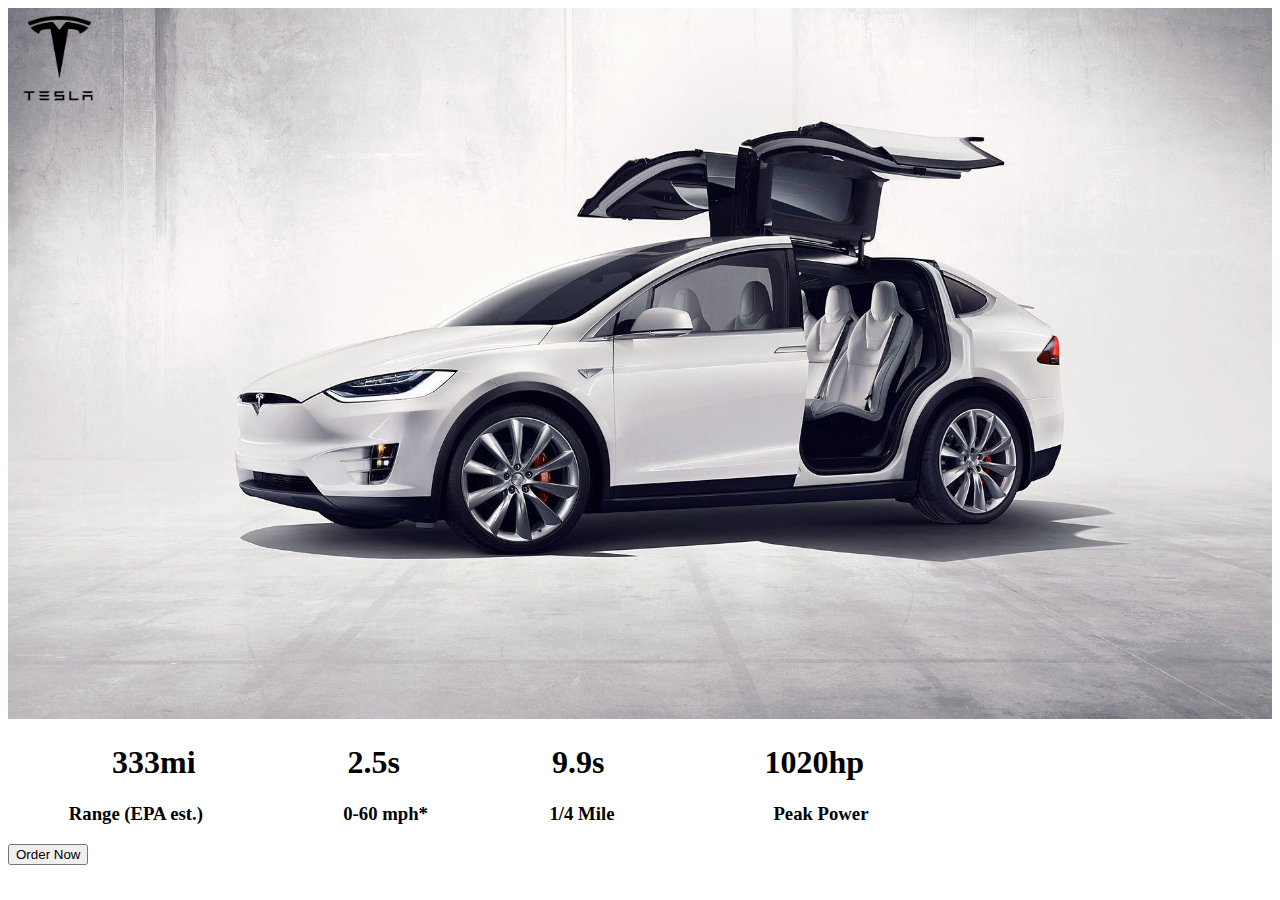
<file: ModelX(1).html>
<!DOCTYPE html>
<html lang="en">
<head>
    <meta charset="UTF-8">
    <meta http-equiv="X-UA-Compatible" content="IE=edge">
    <meta name="viewport" content="width=device-width, initial-scale=1.0">
    <title>Model-X</title>
</head>
<style>

</style>
<body>
    <img style="position: absolute; width: 100px; height: 100px;" src="image/TeslaLogo.png">
<img style="height: 100%; width: 100%;" src="image/ModelXhome.jpg"> 
<h1><pre style="font-family:'Times New Roman', Times, serif; margin-bottom: 0%; margin-top: 0%;">             333mi                   2.5s                   9.9s                    1020hp</pre></h1>  
<h3><pre style="font-family:'Times New Roman', Times, serif; margin-top: 0%; margin: bottom 0%;">             Range (EPA est.)                              0-60 mph*                          1/4 Mile                                  Peak Power</pre></h3>
<button style="position:fixed;">Order Now</button>    
</body>  
</html>
</file>
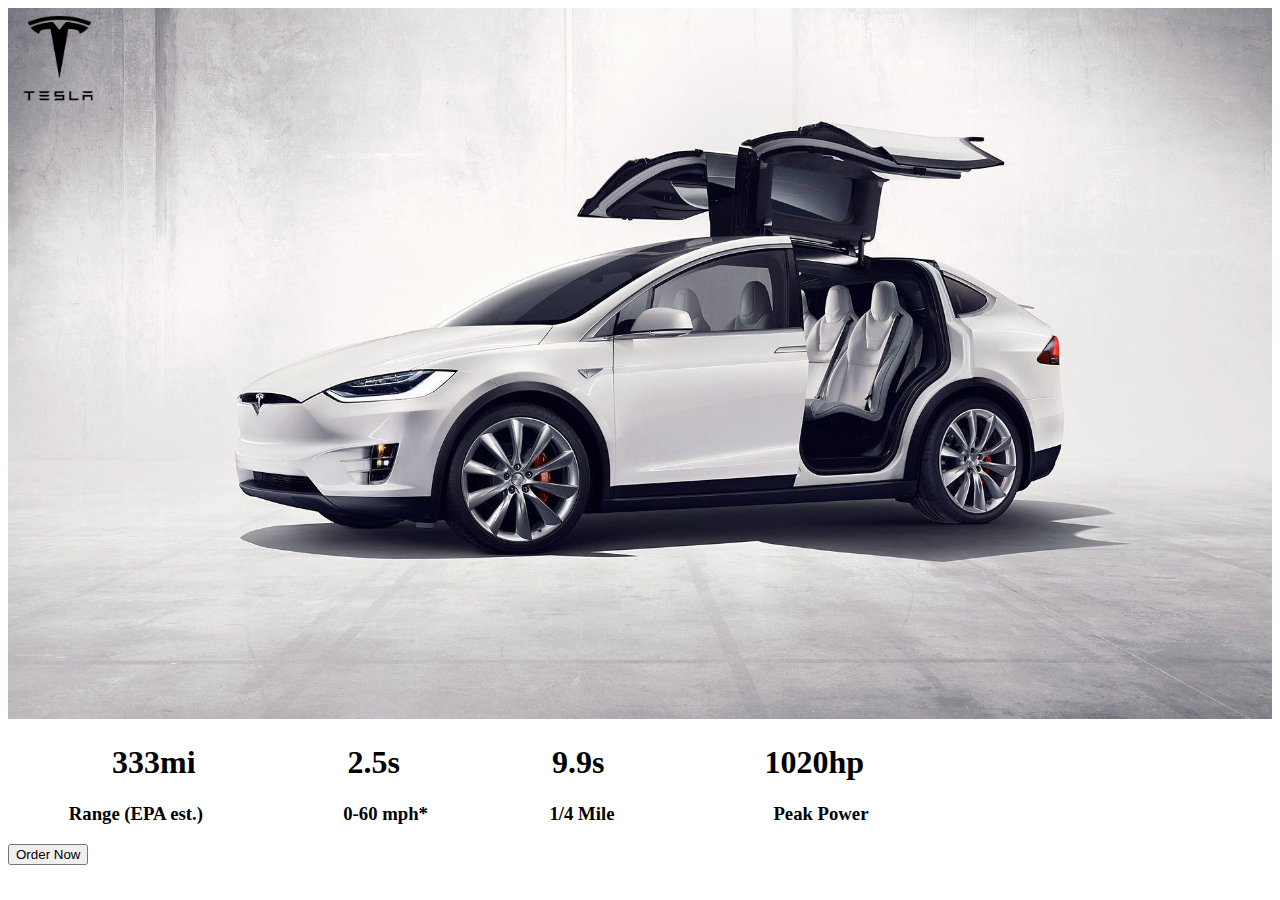
<file: ModelX1.html>
<!DOCTYPE html>
<html lang="en">
<head>
    <meta charset="UTF-8">
    <meta http-equiv="X-UA-Compatible" content="IE=edge">
    <meta name="viewport" content="width=device-width, initial-scale=1.0">
    <title>Model-X</title>
</head>
<style>

</style>
<body>
    <img style="position: absolute; width: 100px; height: 100px;" src="image/TeslaLogo.png">
<img style="height: 100%; width: 100%;" src="image/ModelXhome.jpg"> 
<h1><pre style="font-family:'Times New Roman', Times, serif; margin-bottom: 0%; margin-top: 0%;">             333mi                   2.5s                   9.9s                    1020hp</pre></h1>  
<h3><pre style="font-family:'Times New Roman', Times, serif; margin-top: 0%; margin: bottom 0%;">             Range (EPA est.)                              0-60 mph*                          1/4 Mile                                  Peak Power</pre></h3>
<button style="position:fixed;">Order Now</button>    
</body>  
</html>
</file>
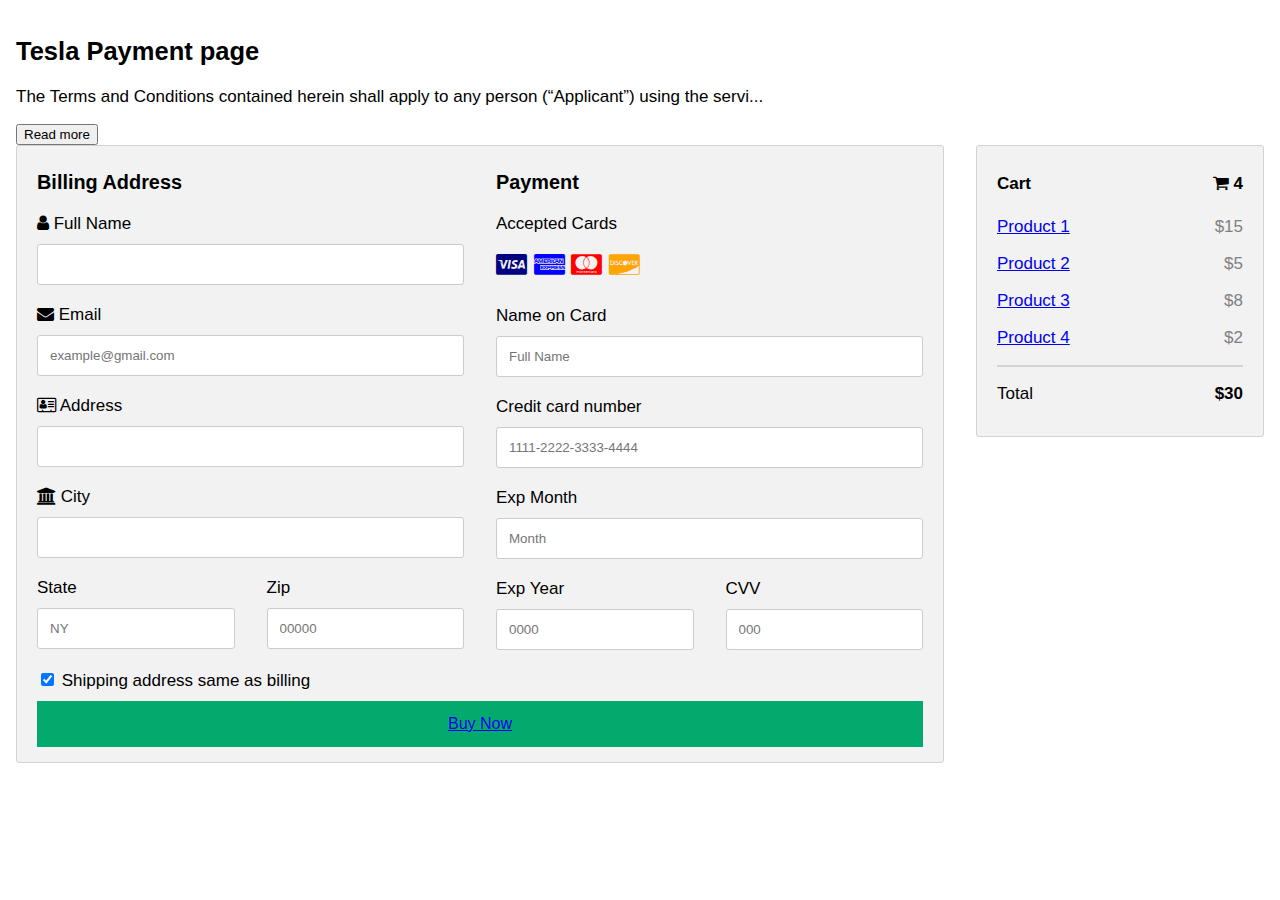
<file: model/paymet.html>
<!DOCTYPE html>
<html>

<head>
    <meta name="viewport" content="width=device-width, initial-scale=1">
    <link rel="stylesheet" href="https://cdnjs.cloudflare.com/ajax/libs/font-awesome/4.7.0/css/font-awesome.min.css">
    <style>
        #more {display: none;}
        
        body {
            font-family: Arial;
            font-size: 17px;
            padding: 8px;
        }

        * {
            box-sizing: border-box;
        }

        .row {
            display: -ms-flexbox;
            /* IE10 */
            display: flex;
            -ms-flex-wrap: wrap;
            /* IE10 */
            flex-wrap: wrap;
            margin: 0 -16px;
        }

        .col-25 {
            -ms-flex: 25%;
            /* IE10 */
            flex: 25%;
        }

        .col-50 {
            -ms-flex: 50%;
            /* IE10 */
            flex: 50%;
        }

        .col-75 {
            -ms-flex: 75%;
            /* IE10 */
            flex: 75%;
        }

        .col-25,
        .col-50,
        .col-75 {
            padding: 0 16px;
        }

        .container {
            background-color: #f2f2f2;
            padding: 5px 20px 15px 20px;
            border: 1px solid lightgrey;
            border-radius: 3px;
        }

        input[type=text] {
            width: 100%;
            margin-bottom: 20px;
            padding: 12px;
            border: 1px solid #ccc;
            border-radius: 3px;
        }

        label {
            margin-bottom: 10px;
            display: block;
        }

        .icon-container {
            margin-bottom: 20px;
            padding: 7px 0;
            font-size: 24px;
        }

        .btn {
            background-color: #04AA6D;
            color: white;
            padding: 12px;
            margin: 10px 0;
            border: none;
            width: 100%;
            border-radius: 3px;
            cursor: pointer;
            font-size: 17px;
        }

        .btn:hover {
            background-color: #45a049;
        }


        hr {
            border: 1px solid lightgrey;
        }

        span.price {
            float: right;
            color: grey;
        }

        /* Responsive layout - when the screen is less than 800px wide, make the two columns stack on top of each other instead of next to each other (also change the direction - make the "cart" column go on top) */
        @media (max-width: 800px) {
            .row {
                flex-direction: column-reverse;
            }

            .col-25 {
                margin-bottom: 20px;
            }
        }
        .block {
  display: block;
  width: 100%;
  border: none;
  background-color: #04AA6D;
  color: white;
  padding: 14px 28px;
  font-size: 16px;
  cursor: pointer;
  text-align: center;
}

.block:hover {
  background-color: #ddd;
  color: black;
}
    </style>
</head>

<body>

    <h2>Tesla Payment page</h2>
    <p>The Terms and Conditions contained herein shall apply to any person (“Applicant”) using the
        servi<span id="dots">...</span><span id="more">ces of Adani Institute of Infrastructure Management (AIIM) for making Application
        through an online payment gateway service (“Service”) offered by Payment Gateway Service
        provider, through AIIM’s website i.e. https://www.aiim.ac.in. Each Applicant is therefore
        deemed to have read and accepted these Terms and Conditions.</span></p>
<button onclick="myFunction()" id="myBtn">Read more</button>
    <div class="row">
        <div class="col-75">
            <div class="container">
                <form action="/action_page.php">

                    <div class="row">
                        <div class="col-50">
                            <h3>Billing Address</h3>
                            <label for="fname"><i class="fa fa-user"></i> Full Name</label>
                            <input type="text" id="fname" name="firstname" placeholder="          ">
                            <label for="email"><i class="fa fa-envelope"></i> Email</label>
                            <input type="text" id="email" name="email" placeholder="example@gmail.com">
                            <label for="adr"><i class="fa fa-address-card-o"></i> Address</label>
                            <input type="text" id="adr" name="address" placeholder="       ">
                            <label for="city"><i class="fa fa-institution"></i> City</label>
                            <input type="text" id="city" name="city" placeholder="      ">

                            <div class="row">
                                <div class="col-50">
                                    <label for="state">State</label>
                                    <input type="text" id="state" name="state" placeholder="NY">
                                </div>
                                <div class="col-50">
                                    <label for="zip">Zip</label>
                                    <input type="text" id="zip" name="zip" placeholder="00000">
                                </div>
                            </div>
                        </div>

                        <div class="col-50">
                            <h3>Payment</h3>
                            <label for="fname">Accepted Cards</label>
                            <div class="icon-container">
                                <i class="fa fa-cc-visa" style="color:navy;"></i>
                                <i class="fa fa-cc-amex" style="color:blue;"></i>
                                <i class="fa fa-cc-mastercard" style="color:red;"></i>
                                <i class="fa fa-cc-discover" style="color:orange;"></i>
                            </div>
                            <label for="cname">Name on Card</label>
                            <input type="text" id="cname" name="cardname" placeholder="Full Name">
                            <label for="ccnum">Credit card number</label>
                            <input type="text" id="ccnum" name="cardnumber" placeholder="1111-2222-3333-4444">
                            <label for="expmonth">Exp Month</label>
                            <input type="text" id="expmonth" name="expmonth" placeholder="Month">
                            <div class="row">
                                <div class="col-50">
                                    <label for="expyear">Exp Year</label>
                                    <input type="text" id="expyear" name="expyear" placeholder="0000">
                                </div>
                                <div class="col-50">
                                    <label for="cvv">CVV</label>
                                    <input type="text" id="cvv" name="cvv" placeholder="000">
                                </div>
                            </div>
                        </div>

                    </div>
                    <label>
                        <input type="checkbox" checked="checked" name="sameadr"> Shipping address same as billing
                    </label>
                    
                    <div class="block">
                        <a href="success.html"><button">Buy Now</button></a>
                </form>
                            </div>
                            </div>
        </div>
        <div class="col-25">
            <div class="container">
                <h4>Cart <span class="price" style="color:black"><i class="fa fa-shopping-cart"></i> <b>4</b></span>
                </h4>
                <p><a href="#">Product 1</a> <span class="price">$15</span></p>
                <p><a href="#">Product 2</a> <span class="price">$5</span></p>
                <p><a href="#">Product 3</a> <span class="price">$8</span></p>
                <p><a href="#">Product 4</a> <span class="price">$2</span></p>
                <hr>
                <p>Total <span class="price" style="color:black"><b>$30</b></span></p>
            </div>
        </div>
    </div>
                            
                            <script>
function myFunction() {
  var dots = document.getElementById("dots");
  var moreText = document.getElementById("more");
  var btnText = document.getElementById("myBtn");

  if (dots.style.display === "none") {
    dots.style.display = "inline";
    btnText.innerHTML = "Read more"; 
    moreText.style.display = "none";
  } else {
    dots.style.display = "none";
    btnText.innerHTML = "Read less"; 
    moreText.style.display = "inline";
  }
}
</script>


</body>

</html>
</file>
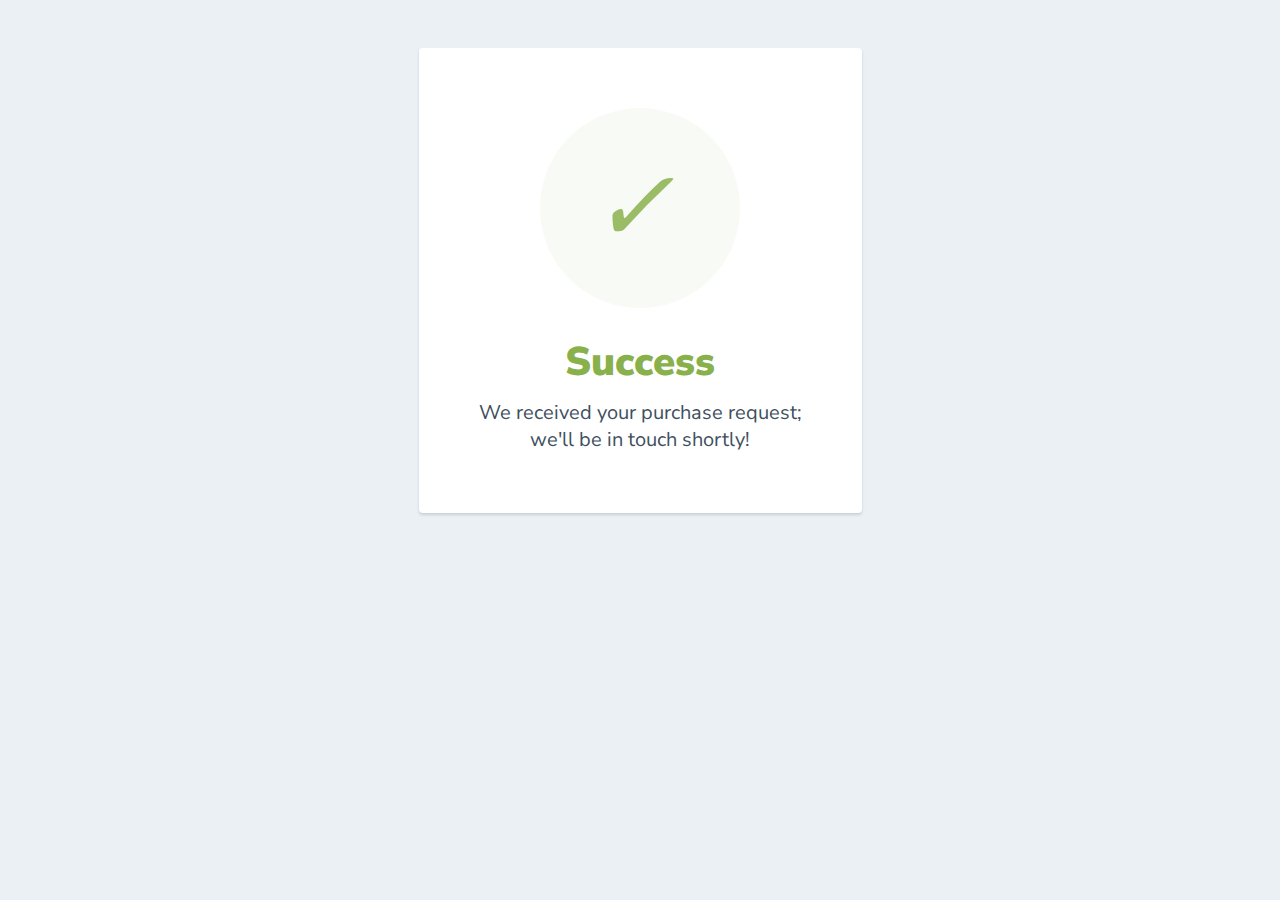
<file: model/success.html>
<html>
  <head>
    <link href="https://fonts.googleapis.com/css?family=Nunito+Sans:400,400i,700,900&display=swap" rel="stylesheet">
  </head>
    <style>
      body {
        text-align: center;
        padding: 40px 0;
        background: #EBF0F5;
      }
        h1 {
          color: #88B04B;
          font-family: "Nunito Sans", "Helvetica Neue", sans-serif;
          font-weight: 900;
          font-size: 40px;
          margin-bottom: 10px;
        }
        p {
          color: #404F5E;
          font-family: "Nunito Sans", "Helvetica Neue", sans-serif;
          font-size:20px;
          margin: 0;
        }
      i {
        color: #9ABC66;
        font-size: 100px;
        line-height: 200px;
        margin-left:-15px;
      }
      .card {
        background: white;
        padding: 60px;
        border-radius: 4px;
        box-shadow: 0 2px 3px #C8D0D8;
        display: inline-block;
        margin: 0 auto;
      }
    </style>
    <body>
      <div class="card">
      <div style="border-radius:200px; height:200px; width:200px; background: #F8FAF5; margin:0 auto;">
        <i class="checkmark">✓</i>
      </div>
        <h1>Success</h1> 
        <p>We received your purchase request;<br/> we'll be in touch shortly!</p>
      </div>
    </body>
</html>
</file>
